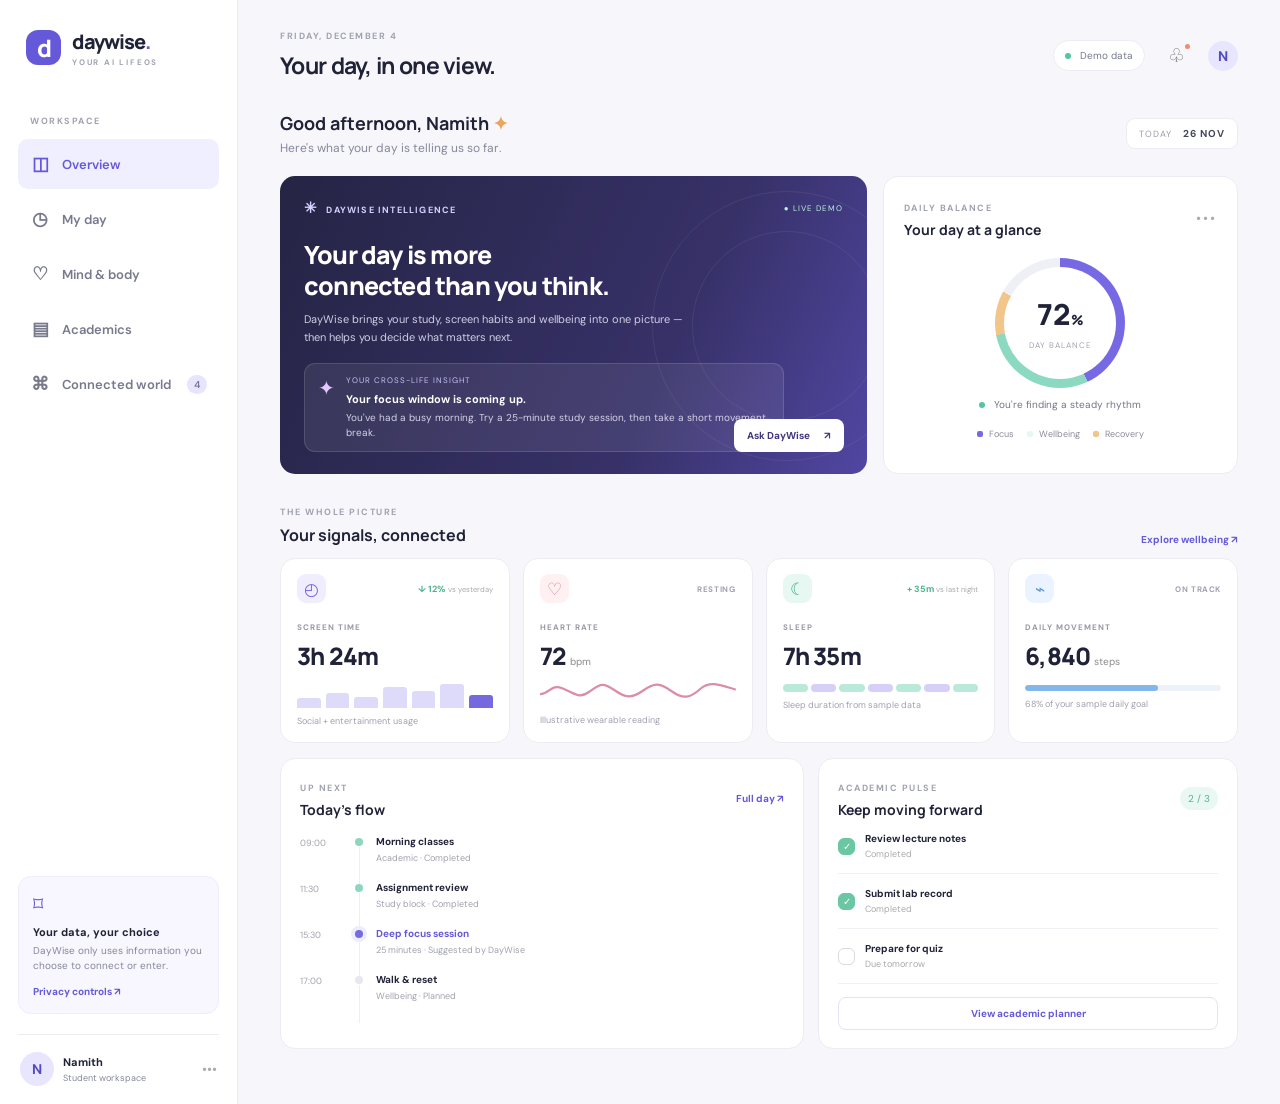
<file: index.html>
<!DOCTYPE html>
<html lang="en">
<head>
  <meta charset="UTF-8">
  <meta name="viewport" content="width=device-width, initial-scale=1.0">
  <title>DayWise — Your AI LifeOS</title>
  <link rel="preconnect" href="https://fonts.googleapis.com">
  <link rel="preconnect" href="https://fonts.gstatic.com" crossorigin>
  <link href="https://fonts.googleapis.com/css2?family=DM+Sans:wght@400;500;600;700&family=Manrope:wght@400;500;600;700;800&display=swap" rel="stylesheet">
  <link rel="stylesheet" href="style.css">
</head>
<body>
  <div class="app-shell">
    <aside class="sidebar">
      <a class="brand" href="#"><span class="brand-mark">d</span><span>daywise<span class="brand-dot">.</span><small>YOUR AI LIFEOS</small></span></a>
      <div class="side-label">WORKSPACE</div>
      <nav>
        <button class="nav-item active" data-view="overview"><span>◫</span> Overview</button>
        <button class="nav-item" data-view="myday"><span>◷</span> My day</button>
        <button class="nav-item" data-view="wellbeing"><span>♡</span> Mind & body</button>
        <button class="nav-item" data-view="academics"><span>▤</span> Academics</button>
        <button class="nav-item" data-view="connections"><span>⌘</span> Connected world <em>4</em></button>
      </nav>
      <div class="sidebar-bottom">
        <div class="privacy-card"><span class="privacy-icon">⌑</span><b>Your data, your choice</b><p>DayWise only uses information you choose to connect or enter.</p><button id="privacyBtn">Privacy controls ↗</button></div>
        <div class="profile"><div class="avatar">N</div><div><b>Namith</b><small>Student workspace</small></div><span class="dots">•••</span></div>
      </div>
    </aside>

    <main class="main">
      <header class="topbar">
        <div><div class="eyebrow" id="dateLabel">THURSDAY, NOVEMBER 26</div><h1 id="pageTitle">Your day, in one view.</h1></div>
        <div class="top-actions"><span class="sync-pill"><i></i> Demo data</span><button class="icon-btn" id="notifBtn" aria-label="Notifications">♧<b></b></button><div class="avatar small">N</div></div>
      </header>

      <section class="view active" id="overview">
        <div class="welcome-row"><div><h2>Good afternoon, Namith <span>✦</span></h2><p>Here's what your day is telling us so far.</p></div><div class="date-chip">TODAY <b>26 NOV</b></div></div>

        <div class="hero-grid">
          <article class="ai-hero">
            <div class="hero-top"><span class="ai-tag"><span>✳</span> DAYWISE INTELLIGENCE</span><span class="live-dot">● LIVE DEMO</span></div>
            <div class="hero-copy"><h2>Your day is more<br>connected than you think.</h2><p>DayWise brings your study, screen habits and wellbeing into one picture — then helps you decide what matters next.</p></div>
            <div class="hero-insight"><div class="spark">✦</div><div><small>YOUR CROSS-LIFE INSIGHT</small><b>Your focus window is coming up.</b><p>You've had a busy morning. Try a 25-minute study session, then take a short movement break.</p></div></div>
            <button class="light-button" id="askAi">Ask DayWise <span>↗</span></button>
            <div class="hero-orb orb-one"></div><div class="hero-orb orb-two"></div>
          </article>
          <article class="focus-card panel">
            <div class="card-heading"><div><span class="section-kicker">DAILY BALANCE</span><h3>Your day at a glance</h3></div><span class="circle-more">•••</span></div>
            <div class="balance-ring"><div class="ring-inner"><strong>72<span>%</span></strong><small>DAY BALANCE</small></div></div>
            <div class="balance-caption"><span class="status-dot"></span> You're finding a steady rhythm</div>
            <div class="mini-legend"><span><i class="purple"></i> Focus</span><span><i class="mint"></i> Wellbeing</span><span><i class="orange"></i> Recovery</span></div>
          </article>
        </div>

        <div class="section-title"><div><span class="section-kicker">THE WHOLE PICTURE</span><h3>Your signals, connected</h3></div><button class="text-button" data-goto="wellbeing">Explore wellbeing ↗</button></div>
        <div class="signal-grid">
          <article class="signal-card panel"><div class="signal-head"><span class="signal-icon lilac">◴</span><span class="trend up">↓ 12% <small>vs yesterday</small></span></div><small>SCREEN TIME</small><div class="metric">3h 24m</div><div class="tiny-bars"><i style="height:38%"></i><i style="height:55%"></i><i style="height:42%"></i><i style="height:76%"></i><i style="height:60%"></i><i style="height:88%"></i><i class="today" style="height:49%"></i></div><p>Social + entertainment usage</p></article>
          <article class="signal-card panel"><div class="signal-head"><span class="signal-icon pink">♡</span><span class="trend neutral">RESTING</span></div><small>HEART RATE</small><div class="metric">72 <small class="unit">bpm</small></div><div class="sparkline"><svg viewBox="0 0 220 40" preserveAspectRatio="none"><path d="M0 23 C12 22 12 9 25 15 S43 30 55 20 S70 6 83 17 S103 29 116 18 S135 8 148 19 S169 28 180 16 S204 11 220 17" /></svg></div><p>Illustrative wearable reading</p></article>
          <article class="signal-card panel"><div class="signal-head"><span class="signal-icon mint">☾</span><span class="trend up">+ 35m <small>vs last night</small></span></div><small>SLEEP</small><div class="metric">7h 35m</div><div class="sleep-track"><i></i><i></i><i></i><i></i><i></i><i></i><i></i></div><p>Sleep duration from sample data</p></article>
          <article class="signal-card panel"><div class="signal-head"><span class="signal-icon blue">⌁</span><span class="trend neutral">ON TRACK</span></div><small>DAILY MOVEMENT</small><div class="metric">6,840 <small class="unit">steps</small></div><div class="progress"><i style="width:68%"></i></div><p>68% of your sample daily goal</p></article>
        </div>

        <div class="bottom-grid">
          <article class="panel schedule-panel"><div class="card-heading"><div><span class="section-kicker">UP NEXT</span><h3>Today's flow</h3></div><button class="text-button" data-goto="myday">Full day ↗</button></div>
            <div class="timeline">
              <div class="time">09:00</div><div class="timeline-mark done"></div><div class="event"><b>Morning classes</b><small>Academic · Completed</small></div>
              <div class="time">11:30</div><div class="timeline-mark done"></div><div class="event"><b>Assignment review</b><small>Study block · Completed</small></div>
              <div class="time">15:30</div><div class="timeline-mark next"></div><div class="event current"><b>Deep focus session</b><small>25 minutes · Suggested by DayWise</small></div>
              <div class="time">17:00</div><div class="timeline-mark"></div><div class="event"><b>Walk & reset</b><small>Wellbeing · Planned</small></div>
            </div>
          </article>
          <article class="panel tasks-panel"><div class="card-heading"><div><span class="section-kicker">ACADEMIC PULSE</span><h3>Keep moving forward</h3></div><span class="task-count">2 / 3</span></div>
            <div class="task-row"><span class="check checked">✓</span><div><b>Review lecture notes</b><small>Completed</small></div></div>
            <div class="task-row"><span class="check checked">✓</span><div><b>Submit lab record</b><small>Completed</small></div></div>
            <div class="task-row"><span class="check"></span><div><b>Prepare for quiz</b><small>Due tomorrow</small></div></div>
            <button class="outline-button" data-goto="academics">View academic planner</button>
          </article>
        </div>
      </section>

      <section class="view" id="myday">
        <div class="page-intro"><span class="section-kicker">YOUR PERSONAL TIMELINE</span><h2>Make the day work for you.</h2><p>One timeline for commitments, recovery and the little things in between.</p></div>
        <div class="panel full-panel"><div class="card-heading"><h3>Thursday, 26 November</h3><button class="outline-button" id="addEvent">+ Add a focus block</button></div><div id="dayEvents" class="day-events"></div></div>
      </section>

      <section class="view" id="wellbeing">
        <div class="page-intro"><span class="section-kicker">MIND & BODY</span><h2>Wellbeing is part of the plan.</h2><p>Understand patterns across your screen habits, mood, sleep and movement.</p></div>
        <div class="signal-grid expanded">
          <article class="signal-card panel"><span class="signal-icon lilac">◴</span><small>SCREEN TIME</small><div class="metric">3h 24m</div><p>Social, study and entertainment app usage — sample data.</p></article>
          <article class="signal-card panel"><span class="signal-icon pink">♡</span><small>HEART RATE</small><div class="metric">72 <small class="unit">bpm</small></div><p>Wearable connection is simulated in this prototype.</p></article>
          <article class="signal-card panel"><span class="signal-icon mint">☾</span><small>SLEEP</small><div class="metric">7h 35m</div><p>Duration and consistency can be reviewed together.</p></article>
          <article class="signal-card panel"><span class="signal-icon blue">⌁</span><small>STEPS & CALORIES</small><div class="metric">6,840</div><p>Movement summary from illustrative sample readings.</p></article>
        </div>
        <div class="bottom-grid"><article class="panel form-panel"><span class="section-kicker">CHECK IN WITH YOURSELF</span><h3>How are you feeling right now?</h3><div class="mood-options" id="moodOptions"><button data-mood="Low">☁️<span>Low</span></button><button data-mood="Okay">🌤️<span>Okay</span></button><button data-mood="Good" class="selected">☀️<span>Good</span></button><button data-mood="Great">✨<span>Great</span></button></div><label for="moodNote">Anything you want DayWise to know?</label><textarea id="moodNote" placeholder="A little context helps your daily reflection..."></textarea><button class="primary-button" id="saveMood">Save check-in</button><p class="form-feedback" id="moodFeedback"></p></article>
        <article class="panel"><span class="section-kicker">A GENTLE REMINDER</span><h3>Signals are not diagnoses.</h3><p class="muted">DayWise can help you notice patterns and build routines. It does not diagnose stress, blood pressure conditions or other medical issues. For health concerns, use a qualified healthcare professional.</p><div class="soft-callout">✦ <span>Small, consistent choices matter more than perfect numbers.</span></div></article></div>
      </section>

      <section class="view" id="academics">
        <div class="page-intro"><span class="section-kicker">ACADEMIC LIFE</span><h2>Your goals, without the chaos.</h2><p>Bring classes, attendance, assignments and personal goals into the same daily picture.</p></div>
        <div class="academic-stats"><article class="panel"><small>ATTENDANCE</small><b>86<span>%</span></b><p>Sample semester overview</p></article><article class="panel"><small>OPEN TASKS</small><b id="openTasks">1</b><p>One needs your attention</p></article><article class="panel"><small>WEEKLY GOAL</small><b>4<span>/5</span></b><p>Study sessions completed</p></article></div>
        <div class="panel full-panel"><div class="card-heading"><div><span class="section-kicker">YOUR TASK LIST</span><h3>Academic priorities</h3></div><button class="outline-button" id="newTask">+ Add task</button></div><div id="taskList"></div></div>
      </section>

      <section class="view" id="connections">
        <div class="page-intro"><span class="section-kicker">YOUR CONNECTED WORLD</span><h2>Your life, not another silo.</h2><p>Choose which sources DayWise may use. You stay in control of every connection.</p></div>
        <div class="connection-grid">
          <article class="panel connection-card"><div class="connection-logo phone">▣</div><div><b>Phone usage</b><small>Screen time & app categories</small></div><span class="connection-status sample">DEMO</span><p>See how digital habits fit around study, sleep and breaks.</p><button class="connect-btn" data-connect="Phone usage">Manage access</button></article>
          <article class="panel connection-card"><div class="connection-logo watch">◉</div><div><b>Smartwatch</b><small>Heart rate, sleep & activity</small></div><span class="connection-status sample">DEMO</span><p>Bring wearable summaries into your daily wellbeing picture.</p><button class="connect-btn" data-connect="Smartwatch">Manage access</button></article>
          <article class="panel connection-card"><div class="connection-logo calendar">▦</div><div><b>Calendar</b><small>Classes & schedule</small></div><span class="connection-status sample">DEMO</span><p>Understand the shape of your day and find realistic focus time.</p><button class="connect-btn" data-connect="Calendar">Manage access</button></article>
          <article class="panel connection-card"><div class="connection-logo learning">▤</div><div><b>Learning tools</b><small>Tasks & deadlines</small></div><span class="connection-status sample">DEMO</span><p>Keep assignments and goals visible alongside wellbeing.</p><button class="connect-btn" data-connect="Learning tools">Manage access</button></article>
        </div>
        <div class="soft-callout wide">⌑ <span><b>Designed around consent.</b> This concept shows where integrations would live. Actual access depends on each platform's permissions, APIs and device capabilities.</span></div>
      </section>
    </main>
  </div>

  <div class="assistant-panel" id="assistantPanel" aria-hidden="true">
    <div class="assistant-head"><div class="assistant-avatar">✳</div><div><b>DayWise Intelligence</b><small>Context-aware daily assistant · Demo</small></div><button id="closeAssistant">×</button></div>
    <div class="assistant-body"><div class="chat-bubble">Hi Namith! I bring your day into one picture. Ask me about your focus, routine or what you could do next.</div><div class="suggestion-chips"><button>Plan my next 3 hours</button><button>Help me balance screen time</button><button>What should I prioritise?</button></div><div id="chatReply" class="chat-bubble reply">Based on the sample day, a short focus block followed by a movement break could be a useful next step. This is a demo suggestion, not a medical assessment.</div></div>
    <form id="chatForm" class="chat-input"><input id="chatInput" placeholder="Ask about your day..." autocomplete="off"><button aria-label="Send">↑</button></form>
  </div>
  <div class="toast" id="toast"></div>
  <script src="app.js"></script>
</body>
</html>
</file>
<file: style.css>
*{box-sizing:border-box} :root{--ink:#202238;--muted:#85879a;--line:#ececf2;--purple:#6558d9;--lav:#f1efff;--bg:#f7f7fb;--mint:#dff6ee}body{margin:0;background:var(--bg);color:var(--ink);font-family:'DM Sans',sans-serif;font-size:14px}.app-shell{display:flex;min-height:100vh}.sidebar{width:238px;background:#fff;border-right:1px solid var(--line);padding:28px 18px 18px;display:flex;flex-direction:column;flex-shrink:0}.brand{display:flex;align-items:center;gap:11px;text-decoration:none;color:var(--ink);font:800 20px Manrope,sans-serif;letter-spacing:-1px;margin:0 0 48px 8px}.brand-mark{width:35px;height:35px;background:var(--purple);border-radius:12px;color:#fff;display:grid;place-items:center;font:800 24px Manrope}.brand-dot{color:var(--purple)}.brand small{display:block;font:700 8px 'DM Sans';letter-spacing:1.8px;color:#a2a3b1;margin-top:2px}.side-label,.section-kicker,.eyebrow{font-size:9px;letter-spacing:1.5px;font-weight:700;color:#a1a2b1}.side-label{margin:0 0 12px 12px}.sidebar nav{display:grid;gap:5px}.nav-item{border:0;background:transparent;color:#77798d;padding:13px 12px;border-radius:10px;text-align:left;font:600 13px 'DM Sans';cursor:pointer;display:flex;align-items:center;gap:12px}.nav-item span{font-size:18px;width:20px;text-align:center}.nav-item.active{background:#f0efff;color:var(--purple)}.nav-item em{font-style:normal;font-size:10px;margin-left:auto;background:#e7e4ff;padding:3px 7px;border-radius:20px}.sidebar-bottom{margin-top:auto}.privacy-card{background:#f8f7ff;border:1px solid #eeecff;border-radius:13px;padding:14px;margin-bottom:20px}.privacy-icon{color:var(--purple);font-size:20px}.privacy-card b{display:block;font-size:11px;margin:8px 0 4px}.privacy-card p{font-size:10px;line-height:1.5;color:var(--muted);margin:0 0 8px}.privacy-card button,.text-button{border:0;background:none;color:var(--purple);font:700 10px 'DM Sans';cursor:pointer;padding:0}.profile{border-top:1px solid var(--line);padding:17px 2px 0;display:flex;align-items:center;gap:9px}.avatar{width:34px;height:34px;border-radius:50%;background:#e8e5ff;color:#5548c6;display:grid;place-items:center;font-weight:700}.avatar.small{width:30px;height:30px}.profile b,.profile small{display:block}.profile b{font-size:11px}.profile small{font-size:9px;color:var(--muted);margin-top:3px}.dots{margin-left:auto;color:#aaa}.main{width:calc(100% - 238px);max-width:1500px;padding:30px 42px 55px;margin:0 auto}.topbar{display:flex;align-items:center;justify-content:space-between;margin-bottom:30px}.eyebrow{margin-bottom:7px}.topbar h1{font:700 23px Manrope;margin:0;letter-spacing:-.7px}.top-actions{display:flex;align-items:center;gap:17px}.sync-pill{font-size:10px;color:#77798d;background:#fff;border:1px solid var(--line);padding:8px 11px;border-radius:20px}.sync-pill i,.status-dot{display:inline-block;width:6px;height:6px;border-radius:50%;background:#52c69c;margin-right:6px}.icon-btn{position:relative;border:0;background:none;font-size:19px;color:#777;cursor:pointer}.icon-btn b{position:absolute;right:1px;top:1px;width:5px;height:5px;background:#ed8d72;border-radius:50%}.view{display:none}.view.active{display:block}.welcome-row{display:flex;justify-content:space-between;align-items:center;margin-bottom:20px}.welcome-row h2{font:700 18px Manrope;margin:0 0 5px}.welcome-row h2 span{color:#e9a65e}.welcome-row p,.page-intro p{margin:0;color:var(--muted);font-size:12px}.date-chip{background:#fff;border:1px solid var(--line);border-radius:9px;padding:8px 12px;color:#9b9cab;font-size:9px;letter-spacing:1px}.date-chip b{color:#45465a;margin-left:8px;font-size:10px}.hero-grid{display:grid;grid-template-columns:1.65fr 1fr;gap:16px}.panel{background:#fff;border:1px solid var(--line);border-radius:15px}.ai-hero{position:relative;overflow:hidden;border-radius:15px;background:linear-gradient(115deg,#252444,#373168 65%,#5146a2);color:#fff;padding:22px 24px;min-height:280px}.hero-top{display:flex;align-items:center;justify-content:space-between;position:relative;z-index:1}.ai-tag{font-size:9px;letter-spacing:1.2px;font-weight:700;color:#d5d1ff}.ai-tag span{font-size:15px;margin-right:5px}.live-dot{font-size:8px;color:#b9f3dc;letter-spacing:1px}.hero-copy{position:relative;z-index:1;margin-top:22px;max-width:410px}.hero-copy h2{font:800 25px/1.22 Manrope;letter-spacing:-.8px;margin:0 0 9px}.hero-copy p{font-size:11px;line-height:1.65;color:#cfcee5;max-width:390px;margin:0}.hero-insight{position:relative;z-index:1;display:flex;gap:11px;background:#ffffff13;border:1px solid #ffffff20;border-radius:11px;padding:11px 13px;margin-top:17px;max-width:480px}.spark{color:#e4c7ff;font-size:20px}.hero-insight small{display:block;font-size:8px;letter-spacing:1px;color:#c5c0ef;margin-bottom:4px}.hero-insight b{font-size:11px}.hero-insight p{font-size:10px;color:#d4d1e8;margin:4px 0 0;line-height:1.45}.light-button{position:absolute;right:23px;bottom:22px;background:#fff;color:#40377f;border:0;border-radius:8px;padding:10px 13px;font:700 10px 'DM Sans';cursor:pointer;z-index:2}.light-button span{margin-left:12px}.hero-orb{position:absolute;border:1px solid #ffffff12;border-radius:50%;pointer-events:none}.orb-one{width:270px;height:270px;right:-55px;top:15px}.orb-two{width:190px;height:190px;right:-15px;top:55px}.focus-card{padding:20px 20px 15px;display:flex;flex-direction:column;align-items:center}.card-heading{display:flex;justify-content:space-between;align-items:center;width:100%}.card-heading h3,.section-title h3,.tasks-panel h3,.schedule-panel h3,.form-panel h3{font:700 14px Manrope;margin:5px 0 0}.circle-more{color:#aaa;letter-spacing:2px}.balance-ring{margin:19px auto 10px;width:130px;height:130px;border-radius:50%;display:grid;place-items:center;background:conic-gradient(#7769e4 0 43%,#8bd9c1 43% 72%,#f2c58b 72% 83%,#efeff6 83% 100%);position:relative}.balance-ring:before{content:"";position:absolute;inset:9px;background:#fff;border-radius:50%}.ring-inner{position:relative;text-align:center}.ring-inner strong{font:800 29px Manrope;display:block}.ring-inner strong span{font-size:14px}.ring-inner small{font-size:8px;letter-spacing:1px;color:#a1a2b1}.balance-caption{font-size:10px;color:#737588}.mini-legend{display:flex;gap:13px;margin-top:17px;color:#8a8b9b;font-size:9px}.mini-legend i{display:inline-block;width:6px;height:6px;border-radius:2px;margin-right:4px}.purple{background:#7769e4}.mint{background:#8bd9c1}.orange{background:#f2c58b}.section-title{display:flex;justify-content:space-between;align-items:end;margin:27px 0 12px}.section-title h3{font-size:16px}.signal-grid{display:grid;grid-template-columns:repeat(4,1fr);gap:13px}.signal-card{padding:15px 16px;min-height:157px}.signal-head{display:flex;justify-content:space-between;align-items:center;margin-bottom:13px}.signal-icon{width:29px;height:29px;display:grid;place-items:center;border-radius:9px;font-size:17px}.lilac{background:#f0edff;color:#7264dc}.pink{background:#fff0f1;color:#dc7f9c}.mint{background:#e6f8f1;color:#48ae8d}.blue{background:#eaf3ff;color:#5e94d6}.trend{font-size:9px;font-weight:700}.trend small{font-weight:400;color:#aaa}.trend.up{color:#4db38c}.trend.neutral{color:#a1a2b1;font-size:8px;letter-spacing:.6px}.signal-card>small,.academic-stats small{font-size:8px;letter-spacing:1px;color:#9698a8;font-weight:700}.metric{font:800 24px Manrope;letter-spacing:-.8px;margin:5px 0}.metric .unit{font:500 10px 'DM Sans';color:#999;letter-spacing:0}.signal-card p{font-size:9px;color:#a0a1af;margin:7px 0 0}.tiny-bars{height:28px;display:flex;align-items:end;gap:5px;margin-top:8px}.tiny-bars i{display:block;flex:1;border-radius:3px 3px 0 0;background:#dedaf9}.tiny-bars i.today{background:#7669df}.sparkline{height:30px;margin-top:4px}.sparkline svg{width:100%;height:100%;overflow:visible}.sparkline path{fill:none;stroke:#dc8da5;stroke-width:2.2;vector-effect:non-scaling-stroke}.sleep-track{display:flex;gap:3px;margin-top:12px;height:8px}.sleep-track i{flex:1;border-radius:5px;background:#b9e9d9}.sleep-track i:nth-child(2n){background:#d5cffa}.progress{height:6px;background:#edf1f8;border-radius:10px;margin-top:13px;overflow:hidden}.progress i{display:block;height:100%;background:#83b6e9;border-radius:10px}.bottom-grid{display:grid;grid-template-columns:1.25fr 1fr;gap:14px;margin-top:15px}.schedule-panel,.tasks-panel{padding:18px 19px}.timeline{display:grid;grid-template-columns:42px 14px 1fr;gap:0 10px;margin-top:16px}.time{font-size:9px;color:#a2a3b0;padding-top:2px}.timeline-mark{position:relative;width:8px;height:8px;border-radius:50%;background:#e7e7ee;margin:3px auto 0}.timeline-mark:after{content:"";position:absolute;width:1px;height:38px;background:#eeeef3;left:4px;top:9px}.timeline-mark.done{background:#8ed7bd}.timeline-mark.next{background:#786be1;box-shadow:0 0 0 4px #eeecff}.event{padding-bottom:17px}.event b{font-size:10px;display:block}.event small{font-size:9px;color:#a0a1ae;display:block;margin-top:4px}.event.current b{color:#6558d9}.task-count{font-size:10px;color:#55b38f;background:#e9f8f2;padding:5px 8px;border-radius:15px}.task-row{display:flex;align-items:center;gap:10px;padding:13px 0;border-bottom:1px solid #f1f1f5}.check{width:17px;height:17px;border:1px solid #d9d9e4;border-radius:6px;color:white;display:grid;place-items:center;font-size:10px}.check.checked{background:#6bc6a4;border-color:#6bc6a4}.task-row b{font-size:10px;display:block}.task-row small{font-size:9px;color:#aaa;display:block;margin-top:3px}.outline-button{background:#fff;border:1px solid #e4e2f6;color:#6558d9;border-radius:8px;padding:9px 12px;font:700 10px 'DM Sans';cursor:pointer}.tasks-panel .outline-button{width:100%;margin-top:13px}.page-intro{margin:8px 0 22px}.page-intro h2{font:800 25px Manrope;letter-spacing:-.8px;margin:7px 0}.full-panel{padding:22px;margin-bottom:16px}.day-events{margin-top:20px}.day-event{display:grid;grid-template-columns:70px 12px 1fr auto;gap:13px;align-items:start;padding:14px 0;border-bottom:1px solid #f0f0f4}.day-event time{font-size:11px;color:#85879a}.day-event .bullet{width:8px;height:8px;background:#8bd9c1;border-radius:50%;margin-top:3px}.day-event b{font-size:12px}.day-event small{display:block;color:#999;font-size:10px;margin-top:4px}.day-event button{border:0;background:none;color:#aaa;cursor:pointer}.expanded{margin-bottom:16px}.form-panel{padding:21px}.form-panel h3{font-size:16px;margin:8px 0 18px}.mood-options{display:flex;gap:9px;margin-bottom:20px}.mood-options button{border:1px solid var(--line);background:#fff;border-radius:10px;padding:10px 15px;font-size:19px;cursor:pointer}.mood-options button span{display:block;font-size:9px;color:#85879a;margin-top:4px}.mood-options button.selected{border-color:#9a90ef;background:#f6f4ff}.form-panel label{display:block;font-size:10px;font-weight:700;margin-bottom:7px}.form-panel textarea{width:100%;height:70px;resize:vertical;border:1px solid var(--line);border-radius:9px;padding:10px;font:11px 'DM Sans';outline:none}.primary-button{background:var(--purple);color:white;border:0;border-radius:8px;padding:10px 14px;font:700 10px 'DM Sans';margin-top:10px;cursor:pointer}.form-feedback{font-size:10px;color:#49aa86}.muted{color:#9293a2;line-height:1.7;font-size:12px}.soft-callout{background:#f5f3ff;border:1px solid #ece9ff;color:#7164d1;border-radius:10px;padding:13px;font-size:17px;display:flex;gap:10px;align-items:center;margin-top:20px}.soft-callout span{font-size:10px;color:#77758f;line-height:1.5}.academic-stats{display:grid;grid-template-columns:repeat(3,1fr);gap:14px;margin-bottom:16px}.academic-stats article{padding:17px}.academic-stats b{display:block;font:800 25px Manrope;margin-top:7px}.academic-stats b span{font-size:13px;color:#aaa}.academic-stats p{font-size:10px;color:#aaa;margin:4px 0}.connection-grid{display:grid;grid-template-columns:repeat(2,1fr);gap:14px}.connection-card{padding:18px;position:relative}.connection-logo{width:36px;height:36px;border-radius:11px;display:grid;place-items:center;font-size:20px;margin-bottom:13px}.phone{background:#f0edff;color:#7668dc}.watch{background:#fff0f2;color:#d97997}.calendar{background:#eaf5ff;color:#5899d6}.learning{background:#e7f8f0;color:#49b18b}.connection-card>b{font-size:12px}.connection-card>div:nth-child(2) b{display:block;font-size:12px}.connection-card>div:nth-child(2) small{display:block;font-size:9px;color:#999;margin-top:4px}.connection-status{position:absolute;right:17px;top:20px;font-size:8px;font-weight:700;letter-spacing:1px;color:#a28b56;background:#fff6e4;padding:5px 7px;border-radius:10px}.connection-card p{font-size:10px;color:#9293a2;line-height:1.5;min-height:30px}.connect-btn{border:0;background:#f1efff;color:#6558d9;border-radius:7px;padding:8px 11px;font:700 9px 'DM Sans';cursor:pointer}.wide{margin-top:17px}.assistant-panel{position:fixed;right:24px;bottom:24px;width:350px;background:#fff;border:1px solid var(--line);box-shadow:0 18px 60px #26234a25;border-radius:16px;z-index:10;display:none;overflow:hidden}.assistant-panel.open{display:block}.assistant-head{display:flex;align-items:center;gap:10px;background:#292747;color:white;padding:15px}.assistant-avatar{width:31px;height:31px;border-radius:10px;background:#6558d9;display:grid;place-items:center}.assistant-head b,.assistant-head small{display:block}.assistant-head b{font-size:11px}.assistant-head small{font-size:9px;color:#c4c1df;margin-top:3px}.assistant-head button{margin-left:auto;background:none;border:0;color:white;font-size:22px;cursor:pointer}.assistant-body{padding:15px;max-height:340px;overflow:auto}.chat-bubble{background:#f3f2fb;padding:12px;border-radius:4px 12px 12px 12px;font-size:10px;line-height:1.6;color:#66677b}.chat-bubble.reply{margin-top:14px;background:#f0fbf6}.suggestion-chips{display:flex;flex-wrap:wrap;gap:6px;margin-top:12px}.suggestion-chips button{border:1px solid #e7e5f5;background:#fff;border-radius:20px;padding:7px 9px;font-size:9px;color:#6558d9;cursor:pointer}.chat-input{border-top:1px solid var(--line);padding:10px;display:flex;gap:8px}.chat-input input{flex:1;border:0;outline:0;padding:8px;font:11px 'DM Sans'}.chat-input button{width:30px;height:30px;border:0;border-radius:8px;background:var(--purple);color:#fff;font-size:17px;cursor:pointer}.toast{position:fixed;bottom:20px;left:50%;transform:translateX(-50%);background:#282644;color:white;padding:11px 16px;border-radius:9px;font-size:11px;opacity:0;pointer-events:none;transition:.25s;z-index:20}.toast.show{opacity:1}.task-entry{display:flex;align-items:center;gap:10px;padding:13px 0;border-bottom:1px solid #f0f0f4}.task-entry b{font-size:11px}.task-entry small{display:block;color:#999;font-size:9px;margin-top:3px}.task-entry button{margin-left:auto;border:0;background:#f1efff;color:#6558d9;border-radius:6px;padding:6px 9px;font-size:9px;cursor:pointer}
@media(max-width:1050px){.main{padding:25px 24px}.signal-grid{grid-template-columns:repeat(2,1fr)}.hero-grid{grid-template-columns:1.3fr 1fr}.ai-hero{min-height:300px}.light-button{position:relative;right:auto;bottom:auto;margin-top:13px}.bottom-grid{grid-template-columns:1fr 1fr}}
@media(max-width:760px){.sidebar{width:65px;padding:18px 8px}.brand{margin:0 auto 35px}.brand>span:last-child,.side-label,.nav-item:not(.active){font-size:0}.brand>span:last-child,.privacy-card,.profile>div:not(.avatar),.dots{display:none}.nav-item{justify-content:center;padding:13px 5px;font-size:0}.nav-item span{font-size:19px}.nav-item.active{font-size:0}.nav-item em{display:none}.sidebar-bottom{display:none}.main{width:calc(100% - 65px);padding:20px 14px}.topbar h1{font-size:18px}.sync-pill{display:none}.welcome-row h2{font-size:15px}.hero-grid{grid-template-columns:1fr}.ai-hero{min-height:330px}.focus-card{min-height:240px}.signal-grid{grid-template-columns:repeat(2,1fr);gap:8px}.signal-card{padding:12px;min-height:150px}.metric{font-size:21px}.bottom-grid{grid-template-columns:1fr}.section-title h3{font-size:14px}.connection-grid,.academic-stats{grid-template-columns:1fr}.mood-options{gap:5px}.mood-options button{padding:8px 10px}.assistant-panel{right:10px;bottom:10px;width:calc(100% - 85px);min-width:270px}.page-intro h2{font-size:21px}.day-event{grid-template-columns:48px 10px 1fr auto;gap:8px}}
</file>
